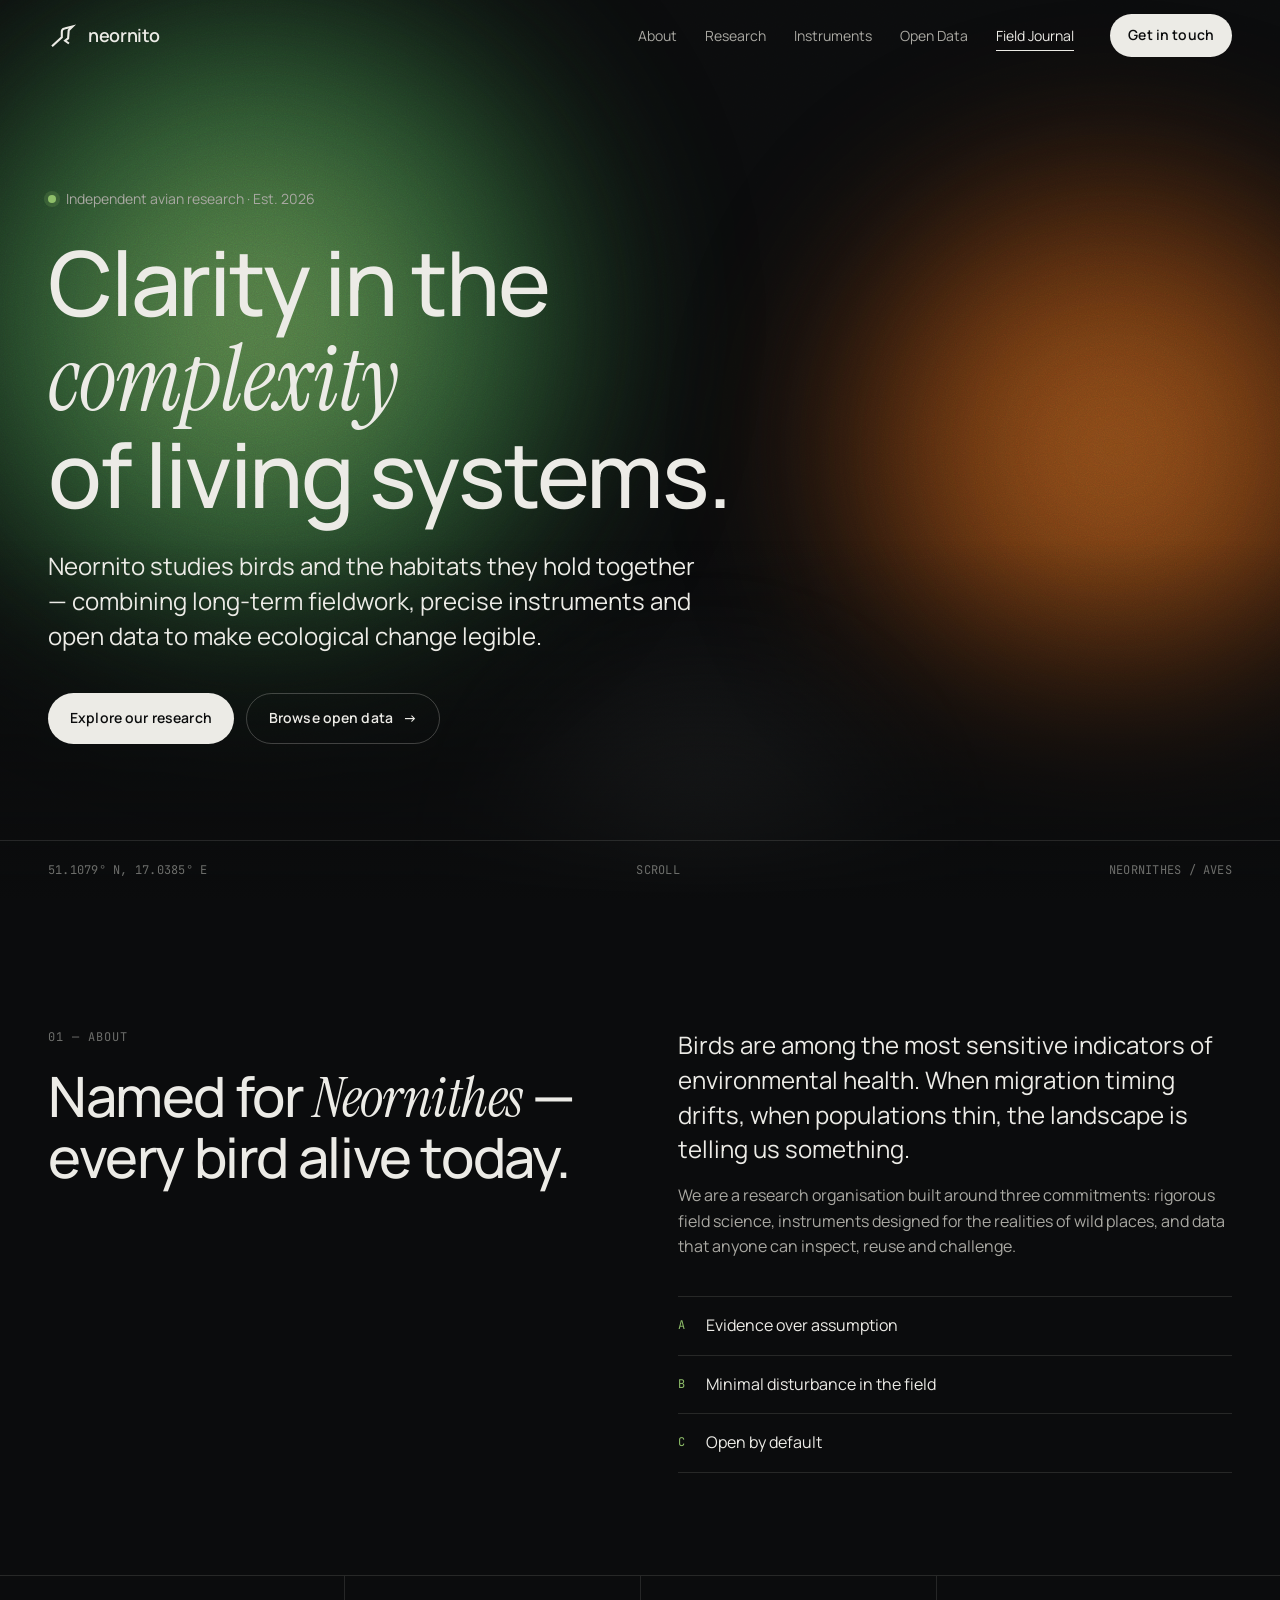
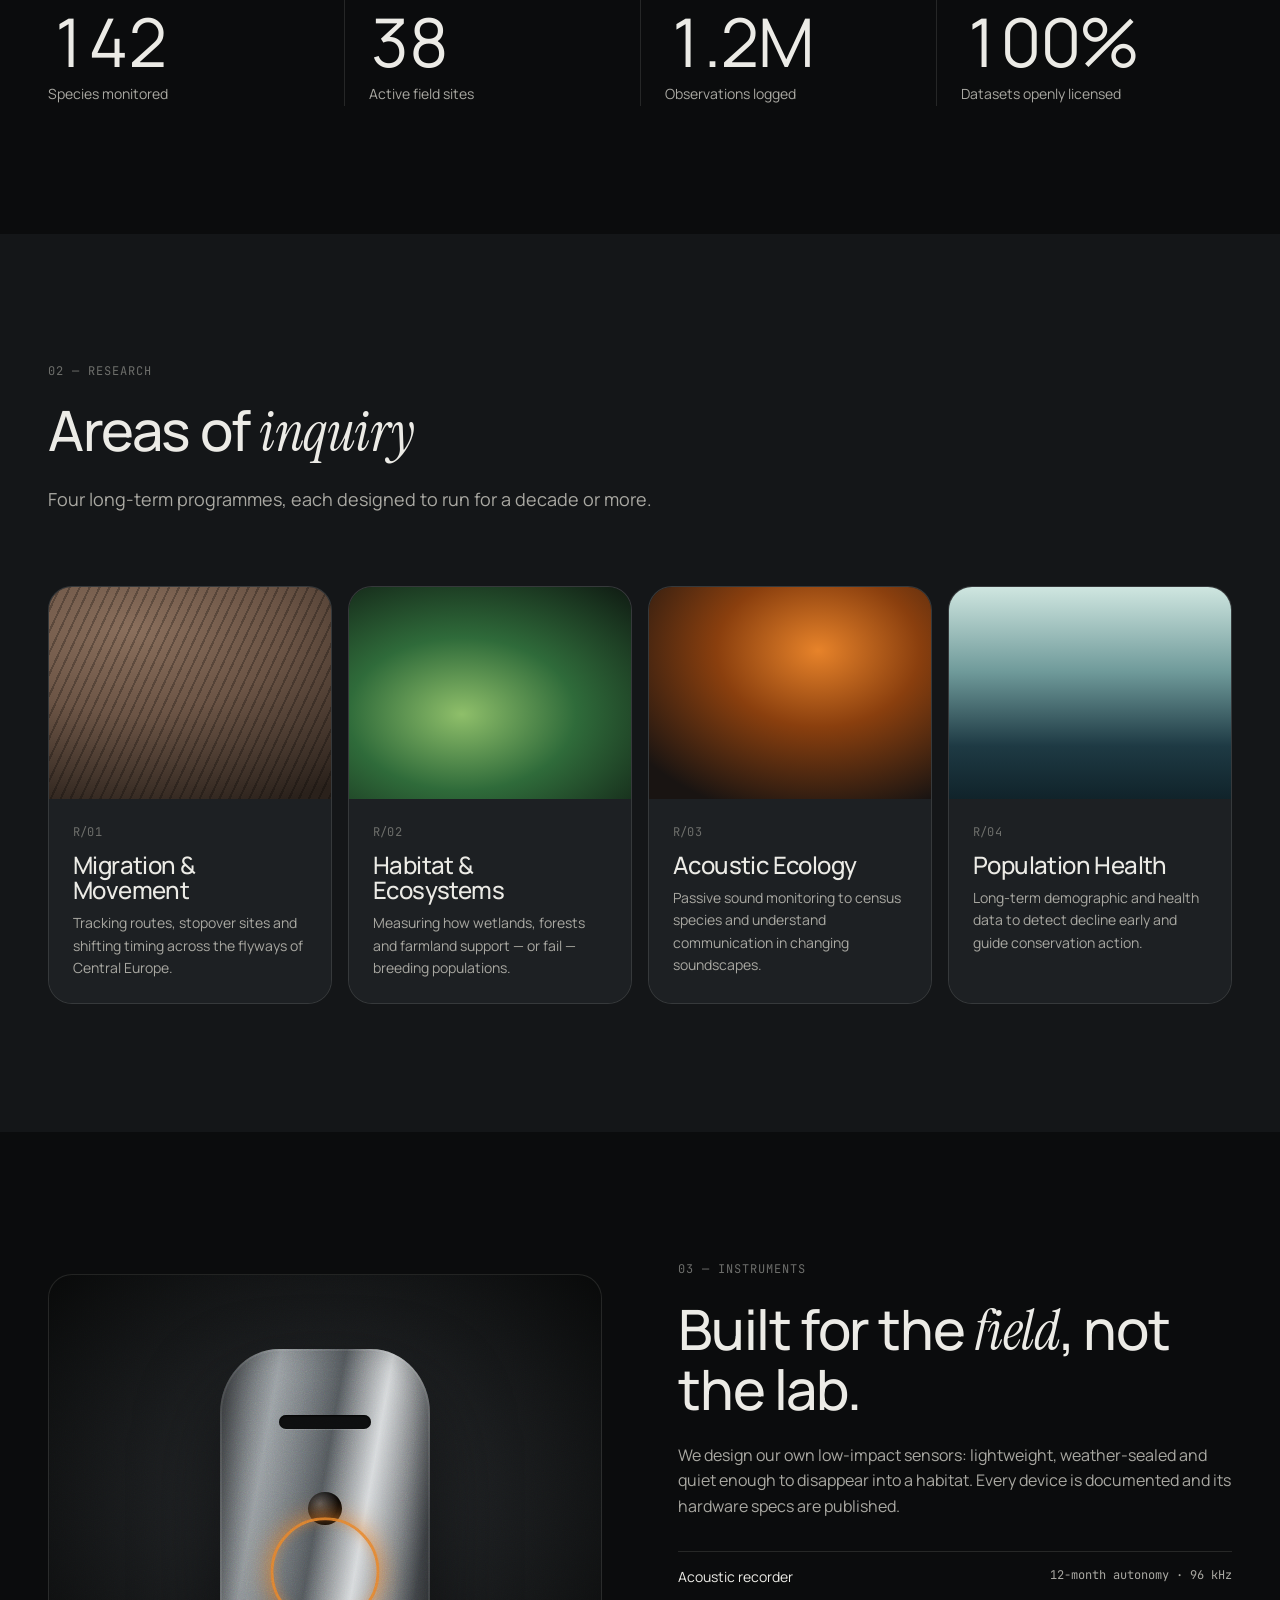
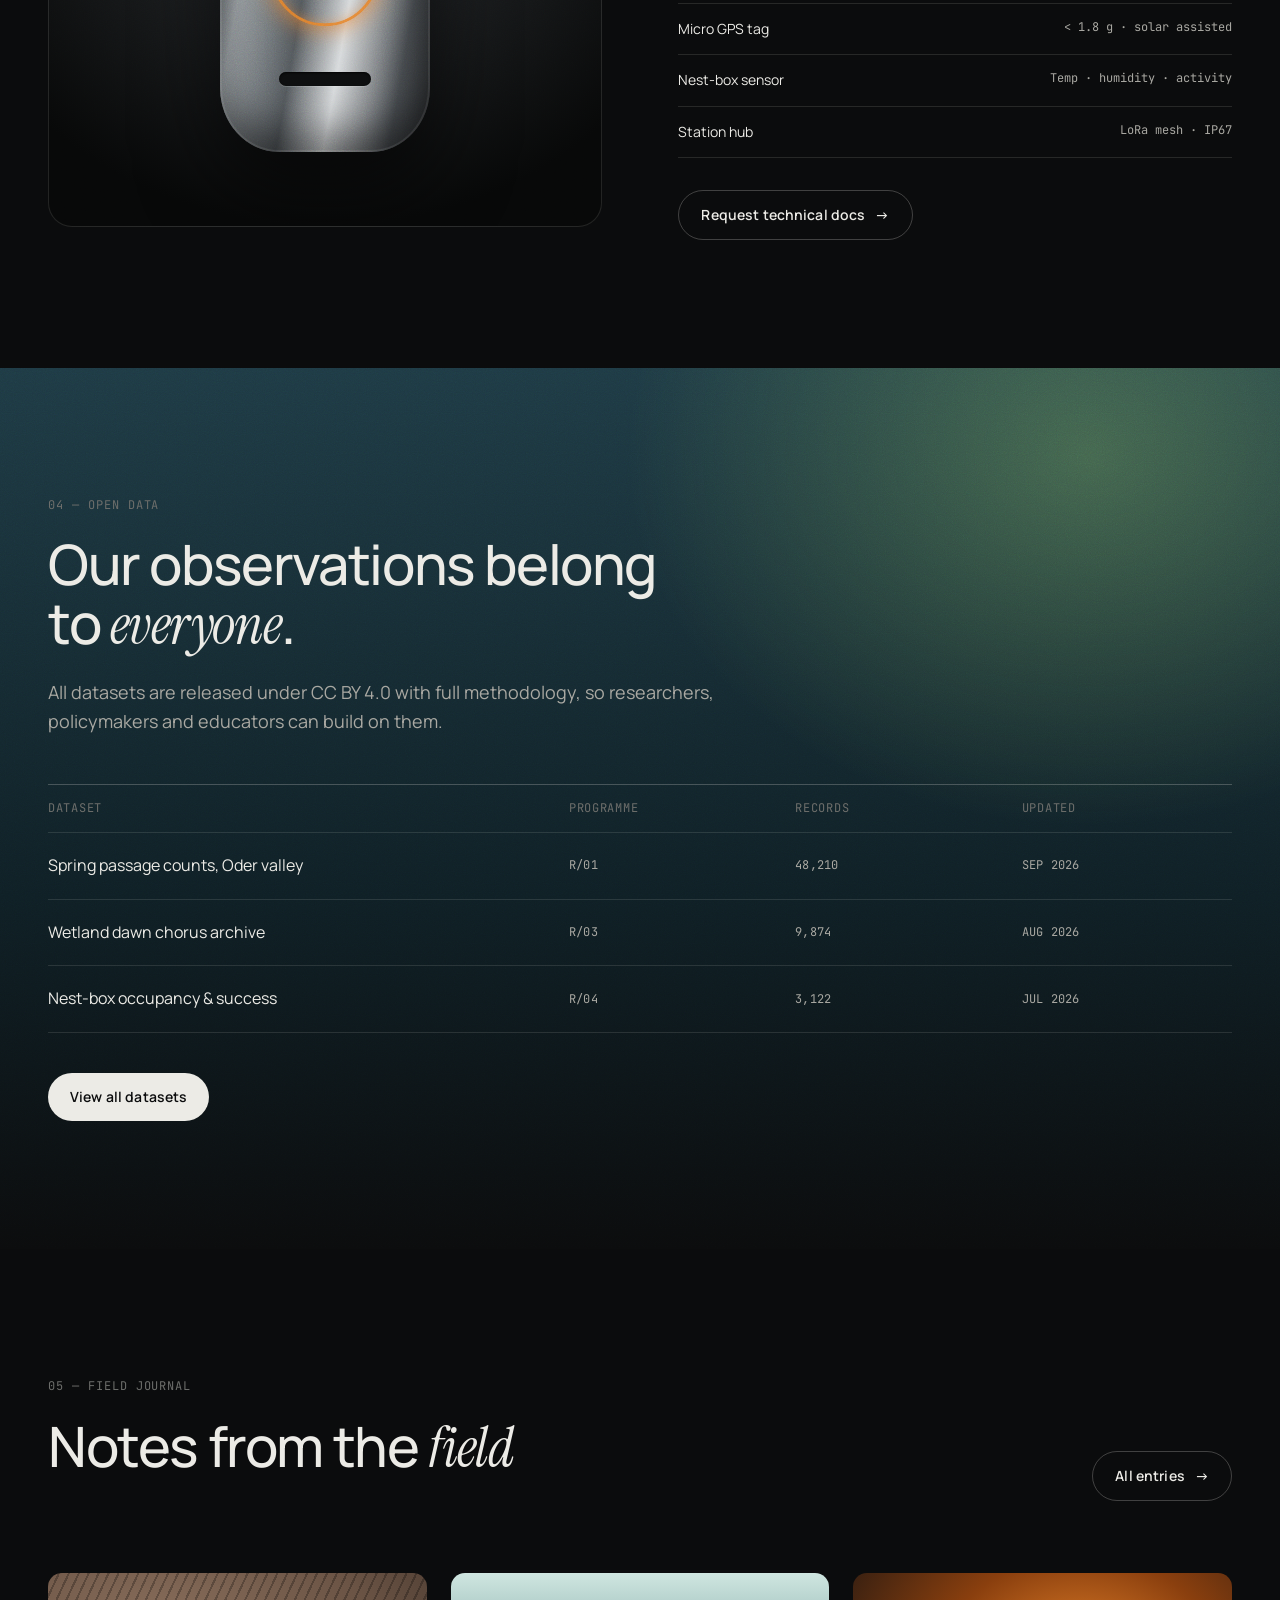
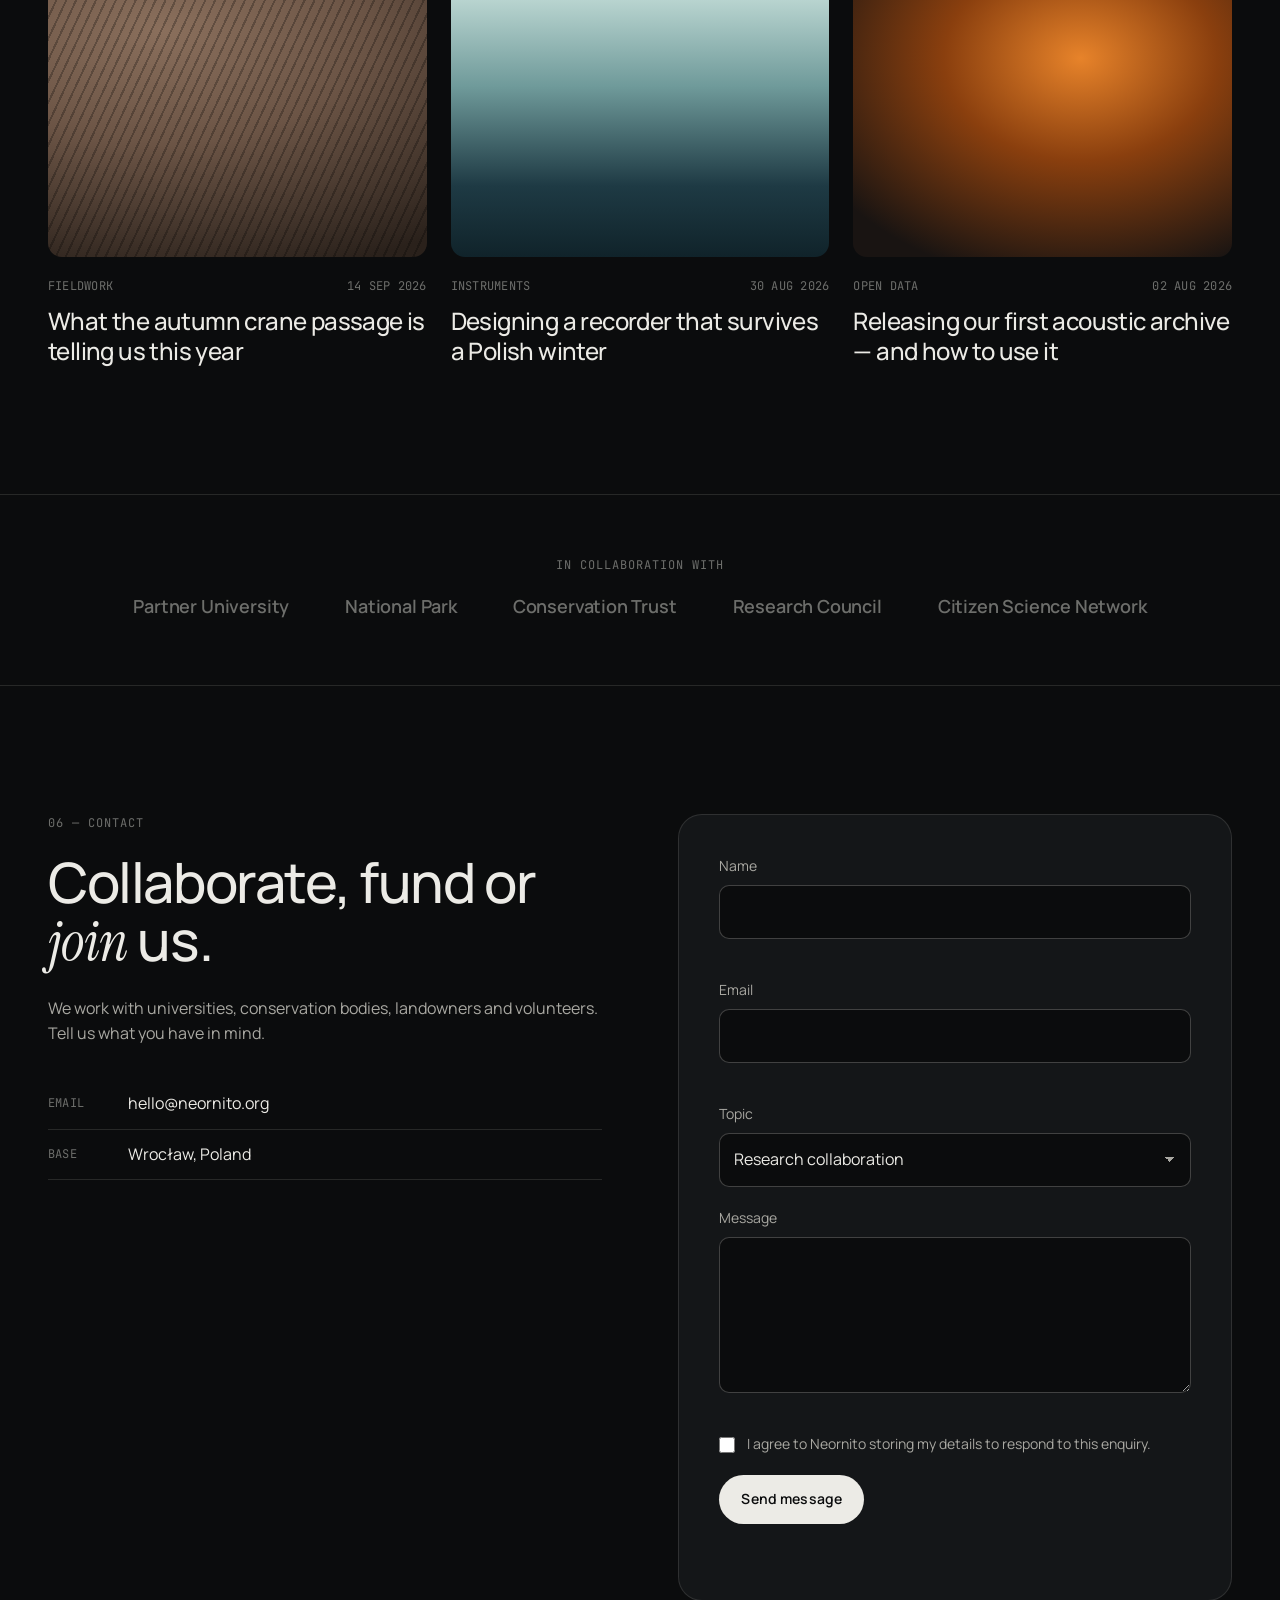
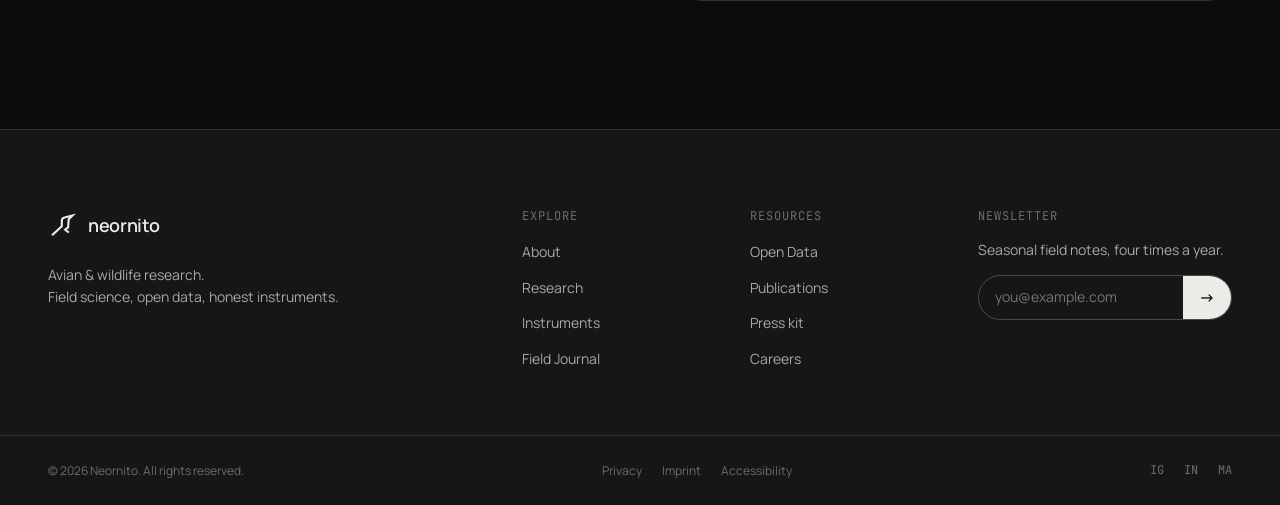
<file: index.html>
<!DOCTYPE html>
<html lang="en">
<head>
  <meta charset="UTF-8">
  <meta name="viewport" content="width=device-width, initial-scale=1">
  <title>Neornito — Avian & Wildlife Research</title>
  <meta name="description" content="Neornito is an independent wildlife research organisation studying birds and their habitats through field science, open data and purpose-built instruments.">
  <meta name="theme-color" content="#0b0c0d">

  <!-- Open Graph / social -->
  <meta property="og:type" content="website">
  <meta property="og:title" content="Neornito — Avian & Wildlife Research">
  <meta property="og:description" content="Field science, open data and instruments for understanding birds and the ecosystems they hold together.">
  <meta property="og:image" content="assets/og-image.jpg">
  <meta name="twitter:card" content="summary_large_image">

  <link rel="icon" type="image/svg+xml" href="assets/favicon.svg">

  <link rel="preconnect" href="https://fonts.googleapis.com">
  <link rel="preconnect" href="https://fonts.gstatic.com" crossorigin>
  <link href="https://fonts.googleapis.com/css2?family=Manrope:wght@300;400;500;600;700&family=Instrument+Serif:ital@0;1&family=JetBrains+Mono:wght@400;500&display=swap" rel="stylesheet">

  <link rel="stylesheet" href="styles.css">
</head>
<body>
  <a class="skip-link" href="#main">Skip to content</a>

  <!-- Reusable logo mark -->
  <svg width="0" height="0" style="position:absolute" aria-hidden="true">
    <symbol id="mark" viewBox="0 0 100 100">
      <path d="M16 82 L46 54 L46 36 Q46 27 55 25 L82 18 L69 31 L67 58 L57 66 L67 73"
            fill="none" stroke="currentColor" stroke-width="7" stroke-linejoin="miter" stroke-linecap="square"/>
    </symbol>
  </svg>

  <!-- ============ HEADER ============ -->
  <header class="site-header" id="top">
    <div class="container header-inner">
      <a href="#top" class="brand" aria-label="Neornito home">
        <svg class="brand-mark" aria-hidden="true"><use href="#mark"/></svg>
        <span class="brand-name">neornito</span>
      </a>

      <nav class="nav" id="nav" aria-label="Primary">
        <ul class="nav-list">
          <li><a href="#about">About</a></li>
          <li><a href="#research">Research</a></li>
          <li><a href="#instruments">Instruments</a></li>
          <li><a href="#data">Open Data</a></li>
          <li><a href="#journal">Field Journal</a></li>
        </ul>
        <a href="#contact" class="btn btn-light nav-cta">Get in touch</a>
      </nav>

      <button class="nav-toggle" aria-controls="nav" aria-expanded="false" aria-label="Open menu">
        <span></span><span></span>
      </button>
    </div>
  </header>

  <main id="main">

    <!-- ============ HERO ============ -->
    <section class="hero" aria-labelledby="hero-title">
      <div class="hero-bg" aria-hidden="true">
        <div class="blob blob-green"></div>
        <div class="blob blob-amber"></div>
        <div class="blob blob-bone"></div>
      </div>
      <div class="grain" aria-hidden="true"></div>

      <div class="container hero-inner">
        <p class="eyebrow reveal"><span class="dot"></span> Independent avian research · Est. 2026</p>
        <h1 id="hero-title" class="hero-title reveal">
          Clarity in the <em>complexity</em><br> of living systems.
        </h1>
        <p class="hero-lead reveal">
          Neornito studies birds and the habitats they hold together — combining long-term
          fieldwork, precise instruments and open data to make ecological change legible.
        </p>
        <div class="hero-actions reveal">
          <a href="#research" class="btn btn-light">Explore our research</a>
          <a href="#data" class="btn btn-ghost">Browse open data <span aria-hidden="true">→</span></a>
        </div>
      </div>

      <div class="container hero-meta" aria-hidden="true">
        <span class="mono">51.1079° N, 17.0385° E</span>
        <span class="mono">Scroll</span>
        <span class="mono">Neornithes / Aves</span>
      </div>
    </section>

    <!-- ============ ABOUT ============ -->
    <section class="section about" id="about" aria-labelledby="about-title">
      <div class="container grid-2">
        <div>
          <p class="section-label reveal">01 — About</p>
          <h2 id="about-title" class="section-title reveal">
            Named for <em>Neornithes</em> — every bird alive today.
          </h2>
        </div>
        <div class="about-body reveal">
          <p>
            Birds are among the most sensitive indicators of environmental health. When
            migration timing drifts, when populations thin, the landscape is telling us something.
          </p>
          <p>
            We are a research organisation built around three commitments: rigorous field
            science, instruments designed for the realities of wild places, and data that
            anyone can inspect, reuse and challenge.
          </p>
          <ul class="values">
            <li><span class="mono">A</span> Evidence over assumption</li>
            <li><span class="mono">B</span> Minimal disturbance in the field</li>
            <li><span class="mono">C</span> Open by default</li>
          </ul>
        </div>
      </div>

      <div class="container stats" role="list">
        <div class="stat reveal" role="listitem">
          <span class="stat-num" data-count="142">142</span>
          <span class="stat-label">Species monitored</span>
        </div>
        <div class="stat reveal" role="listitem">
          <span class="stat-num" data-count="38">38</span>
          <span class="stat-label">Active field sites</span>
        </div>
        <div class="stat reveal" role="listitem">
          <span class="stat-num" data-count="1.2" data-decimals="1" data-suffix="M">1.2M</span>
          <span class="stat-label">Observations logged</span>
        </div>
        <div class="stat reveal" role="listitem">
          <span class="stat-num" data-count="100" data-suffix="%">100%</span>
          <span class="stat-label">Datasets openly licensed</span>
        </div>
      </div>
    </section>

    <!-- ============ RESEARCH ============ -->
    <section class="section research" id="research" aria-labelledby="research-title">
      <div class="container">
        <div class="section-head">
          <p class="section-label reveal">02 — Research</p>
          <h2 id="research-title" class="section-title reveal">Areas of <em>inquiry</em></h2>
          <p class="section-intro reveal">Four long-term programmes, each designed to run for a decade or more.</p>
        </div>

        <div class="cards">
          <article class="card reveal">
            <div class="card-media media-feather" aria-hidden="true"></div>
            <div class="card-body">
              <span class="mono card-index">R/01</span>
              <h3>Migration & Movement</h3>
              <p>Tracking routes, stopover sites and shifting timing across the flyways of Central Europe.</p>
            </div>
          </article>
          <article class="card reveal">
            <div class="card-media media-moss" aria-hidden="true"></div>
            <div class="card-body">
              <span class="mono card-index">R/02</span>
              <h3>Habitat & Ecosystems</h3>
              <p>Measuring how wetlands, forests and farmland support — or fail — breeding populations.</p>
            </div>
          </article>
          <article class="card reveal">
            <div class="card-media media-amber" aria-hidden="true"></div>
            <div class="card-body">
              <span class="mono card-index">R/03</span>
              <h3>Acoustic Ecology</h3>
              <p>Passive sound monitoring to census species and understand communication in changing soundscapes.</p>
            </div>
          </article>
          <article class="card reveal">
            <div class="card-media media-slate" aria-hidden="true"></div>
            <div class="card-body">
              <span class="mono card-index">R/04</span>
              <h3>Population Health</h3>
              <p>Long-term demographic and health data to detect decline early and guide conservation action.</p>
            </div>
          </article>
        </div>
      </div>
    </section>

    <!-- ============ INSTRUMENTS ============ -->
    <section class="section instruments" id="instruments" aria-labelledby="instruments-title">
      <div class="container grid-2 align-center">
        <div class="instrument-visual reveal" aria-hidden="true">
          <div class="device">
            <div class="device-slot"></div>
            <div class="device-lens"></div>
            <div class="device-ring"></div>
            <div class="device-slot"></div>
          </div>
          <div class="grain"></div>
        </div>
        <div>
          <p class="section-label reveal">03 — Instruments</p>
          <h2 id="instruments-title" class="section-title reveal">Built for the <em>field</em>, not the lab.</h2>
          <p class="reveal">
            We design our own low-impact sensors: lightweight, weather-sealed and quiet enough
            to disappear into a habitat. Every device is documented and its hardware specs are published.
          </p>
          <dl class="spec-list reveal">
            <div><dt>Acoustic recorder</dt><dd>12-month autonomy · 96 kHz</dd></div>
            <div><dt>Micro GPS tag</dt><dd>&lt; 1.8 g · solar assisted</dd></div>
            <div><dt>Nest-box sensor</dt><dd>Temp · humidity · activity</dd></div>
            <div><dt>Station hub</dt><dd>LoRa mesh · IP67</dd></div>
          </dl>
          <a href="#contact" class="btn btn-ghost reveal">Request technical docs <span aria-hidden="true">→</span></a>
        </div>
      </div>
    </section>

    <!-- ============ OPEN DATA ============ -->
    <section class="section data" id="data" aria-labelledby="data-title">
      <div class="data-bg" aria-hidden="true"></div>
      <div class="grain" aria-hidden="true"></div>
      <div class="container data-inner">
        <p class="section-label reveal">04 — Open Data</p>
        <h2 id="data-title" class="section-title reveal">Our observations belong to <em>everyone</em>.</h2>
        <p class="section-intro reveal">
          All datasets are released under CC BY 4.0 with full methodology, so researchers,
          policymakers and educators can build on them.
        </p>

        <div class="dataset-table reveal" role="table" aria-label="Recent datasets">
          <div class="row row-head" role="row">
            <span role="columnheader">Dataset</span>
            <span role="columnheader">Programme</span>
            <span role="columnheader">Records</span>
            <span role="columnheader">Updated</span>
          </div>
          <a class="row" role="row" href="#">
            <span role="cell">Spring passage counts, Oder valley</span>
            <span role="cell" class="mono">R/01</span>
            <span role="cell" class="mono">48,210</span>
            <span role="cell" class="mono">Sep 2026</span>
          </a>
          <a class="row" role="row" href="#">
            <span role="cell">Wetland dawn chorus archive</span>
            <span role="cell" class="mono">R/03</span>
            <span role="cell" class="mono">9,874</span>
            <span role="cell" class="mono">Aug 2026</span>
          </a>
          <a class="row" role="row" href="#">
            <span role="cell">Nest-box occupancy & success</span>
            <span role="cell" class="mono">R/04</span>
            <span role="cell" class="mono">3,122</span>
            <span role="cell" class="mono">Jul 2026</span>
          </a>
        </div>
        <a href="#" class="btn btn-light reveal">View all datasets</a>
      </div>
    </section>

    <!-- ============ JOURNAL ============ -->
    <section class="section journal" id="journal" aria-labelledby="journal-title">
      <div class="container">
        <div class="section-head section-head-row">
          <div>
            <p class="section-label reveal">05 — Field Journal</p>
            <h2 id="journal-title" class="section-title reveal">Notes from the <em>field</em></h2>
          </div>
          <a href="#" class="btn btn-ghost reveal">All entries <span aria-hidden="true">→</span></a>
        </div>

        <div class="posts">
          <article class="post reveal">
            <div class="post-media media-feather" aria-hidden="true"></div>
            <div class="post-meta mono"><span>Fieldwork</span><time datetime="2026-09-14">14 Sep 2026</time></div>
            <h3><a href="#">What the autumn crane passage is telling us this year</a></h3>
          </article>
          <article class="post reveal">
            <div class="post-media media-slate" aria-hidden="true"></div>
            <div class="post-meta mono"><span>Instruments</span><time datetime="2026-08-30">30 Aug 2026</time></div>
            <h3><a href="#">Designing a recorder that survives a Polish winter</a></h3>
          </article>
          <article class="post reveal">
            <div class="post-media media-amber" aria-hidden="true"></div>
            <div class="post-meta mono"><span>Open Data</span><time datetime="2026-08-02">02 Aug 2026</time></div>
            <h3><a href="#">Releasing our first acoustic archive — and how to use it</a></h3>
          </article>
        </div>
      </div>
    </section>

    <!-- ============ PARTNERS ============ -->
    <section class="section partners" aria-labelledby="partners-title">
      <div class="container">
        <h2 id="partners-title" class="section-label center">In collaboration with</h2>
        <ul class="partner-list">
          <li>Partner University</li>
          <li>National Park</li>
          <li>Conservation Trust</li>
          <li>Research Council</li>
          <li>Citizen Science Network</li>
        </ul>
      </div>
    </section>

    <!-- ============ CONTACT ============ -->
    <section class="section contact" id="contact" aria-labelledby="contact-title">
      <div class="container grid-2">
        <div>
          <p class="section-label reveal">06 — Contact</p>
          <h2 id="contact-title" class="section-title reveal">Collaborate, fund or <em>join</em> us.</h2>
          <p class="reveal">
            We work with universities, conservation bodies, landowners and volunteers.
            Tell us what you have in mind.
          </p>
          <ul class="contact-details reveal">
            <li><span class="mono">Email</span><a href="mailto:hello@neornito.org">hello@neornito.org</a></li>
            <li><span class="mono">Base</span>Wrocław, Poland</li>
          </ul>
        </div>

        <form class="form reveal" id="contact-form" novalidate>
          <div class="field">
            <label for="name">Name</label>
            <input id="name" name="name" type="text" autocomplete="name" required>
            <span class="error" aria-live="polite"></span>
          </div>
          <div class="field">
            <label for="email">Email</label>
            <input id="email" name="email" type="email" autocomplete="email" required>
            <span class="error" aria-live="polite"></span>
          </div>
          <div class="field">
            <label for="topic">Topic</label>
            <select id="topic" name="topic">
              <option>Research collaboration</option>
              <option>Funding & partnerships</option>
              <option>Data access</option>
              <option>Volunteering</option>
              <option>Press</option>
            </select>
          </div>
          <div class="field">
            <label for="message">Message</label>
            <textarea id="message" name="message" rows="5" required></textarea>
            <span class="error" aria-live="polite"></span>
          </div>
          <label class="check">
            <input type="checkbox" name="consent" required>
            <span>I agree to Neornito storing my details to respond to this enquiry.</span>
          </label>
          <button type="submit" class="btn btn-light">Send message</button>
          <p class="form-status" role="status" aria-live="polite"></p>
        </form>
      </div>
    </section>

  </main>

  <!-- ============ FOOTER ============ -->
  <footer class="site-footer">
    <div class="container footer-top">
      <div class="footer-brand">
        <a href="#top" class="brand" aria-label="Back to top">
          <svg class="brand-mark" aria-hidden="true"><use href="#mark"/></svg>
          <span class="brand-name">neornito</span>
        </a>
        <p>Avian & wildlife research.<br>Field science, open data, honest instruments.</p>
      </div>

      <div class="footer-cols">
        <div>
          <h4>Explore</h4>
          <ul>
            <li><a href="#about">About</a></li>
            <li><a href="#research">Research</a></li>
            <li><a href="#instruments">Instruments</a></li>
            <li><a href="#journal">Field Journal</a></li>
          </ul>
        </div>
        <div>
          <h4>Resources</h4>
          <ul>
            <li><a href="#data">Open Data</a></li>
            <li><a href="#">Publications</a></li>
            <li><a href="#">Press kit</a></li>
            <li><a href="#">Careers</a></li>
          </ul>
        </div>
        <div>
          <h4>Newsletter</h4>
          <p class="small">Seasonal field notes, four times a year.</p>
          <form class="newsletter" id="newsletter-form" novalidate>
            <label for="nl-email" class="visually-hidden">Email address</label>
            <input id="nl-email" type="email" placeholder="you@example.com" required>
            <button type="submit" aria-label="Subscribe">→</button>
          </form>
          <p class="newsletter-status small" role="status" aria-live="polite"></p>
        </div>
      </div>
    </div>

    <div class="container footer-bottom">
      <span>© <span id="year">2026</span> Neornito. All rights reserved.</span>
      <ul class="legal">
        <li><a href="#">Privacy</a></li>
        <li><a href="#">Imprint</a></li>
        <li><a href="#">Accessibility</a></li>
      </ul>
      <ul class="social">
        <li><a href="#" aria-label="Instagram">IG</a></li>
        <li><a href="#" aria-label="LinkedIn">IN</a></li>
        <li><a href="#" aria-label="Mastodon">MA</a></li>
      </ul>
    </div>
  </footer>

  <script src="main.js" defer></script>
</body>
</html>
</file>
<file: styles.css>
/* =========================================================
   NEORNITO — Base stylesheet
   1. Tokens   2. Reset   3. Base   4. Layout   5. Components
   6. Sections 7. Motion  8. Responsive
   ========================================================= */

/* ---------- 1. Design tokens ---------- */
:root {
  /* Palette — drawn from moodboard: ink black, bone, moss, amber, plumage, slate */
  --ink:        #0b0c0d;
  --ink-2:      #141618;
  --ink-3:      #1d2023;
  --bone:       #ecebe6;
  --bone-dim:   #a9a8a2;
  --mute:       #6d6e6b;
  --line:       rgba(236, 235, 230, 0.12);
  --line-strong:rgba(236, 235, 230, 0.24);

  --moss:       #8fbf6a;
  --moss-deep:  #2f6b3a;
  --amber:      #e7832a;
  --amber-deep: #8a3f0e;
  --plume:      #6b5445;
  --slate:      #1e3a44;
  --mist:       #cfe6e0;

  /* Typography */
  --font-sans:  "Manrope", system-ui, -apple-system, "Segoe UI", sans-serif;
  --font-serif: "Instrument Serif", Georgia, serif;
  --font-mono:  "JetBrains Mono", ui-monospace, monospace;

  --fs-xs:   0.75rem;
  --fs-sm:   0.875rem;
  --fs-base: 1rem;
  --fs-lg:   1.125rem;
  --fs-xl:   clamp(1.25rem, 1.1rem + 0.6vw, 1.5rem);
  --fs-h2:   clamp(2rem, 1.4rem + 2.6vw, 3.5rem);
  --fs-h1:   clamp(2.75rem, 1.6rem + 5vw, 6.25rem);

  /* Spacing & shape */
  --gutter:     clamp(16px, 4vw, 48px);
  --section-y:  clamp(80px, 10vw, 160px);
  --radius:     14px;
  --radius-lg:  24px;
  --maxw:       1280px;
  --header-h:   72px;

  --ease: cubic-bezier(0.2, 0.7, 0.1, 1);
}

/* ---------- 2. Reset ---------- */
*, *::before, *::after { box-sizing: border-box; }
* { margin: 0; padding: 0; }
html { -webkit-text-size-adjust: 100%; scroll-behavior: smooth; scroll-padding-top: var(--header-h); }
img, svg, video { display: block; max-width: 100%; }
input, button, textarea, select { font: inherit; color: inherit; }
button { cursor: pointer; background: none; border: 0; }
ul, ol { list-style: none; }
a { color: inherit; text-decoration: none; }

/* ---------- 3. Base ---------- */
body {
  background: var(--ink);
  color: var(--bone);
  font-family: var(--font-sans);
  font-size: var(--fs-base);
  line-height: 1.6;
  -webkit-font-smoothing: antialiased;
  overflow-x: hidden;
}
body.nav-open { overflow: hidden; }

h1, h2, h3, h4 { font-weight: 500; line-height: 1.05; letter-spacing: -0.025em; }
em { font-family: var(--font-serif); font-style: italic; font-weight: 400; letter-spacing: -0.01em; }
p  { color: var(--bone-dim); max-width: 62ch; }
p + p { margin-top: 1em; }

.mono { font-family: var(--font-mono); font-size: var(--fs-xs); letter-spacing: 0.02em; text-transform: uppercase; }
.small { font-size: var(--fs-sm); }

::selection { background: var(--moss); color: var(--ink); }

:focus-visible { outline: 2px solid var(--moss); outline-offset: 3px; border-radius: 4px; }

.skip-link {
  position: absolute; left: 16px; top: -60px; z-index: 200;
  background: var(--bone); color: var(--ink); padding: 10px 16px; border-radius: 8px;
}
.skip-link:focus { top: 16px; }

.visually-hidden {
  position: absolute !important; width: 1px; height: 1px; overflow: hidden;
  clip: rect(0 0 0 0); white-space: nowrap;
}

/* ---------- 4. Layout ---------- */
.container { width: 100%; max-width: var(--maxw); margin-inline: auto; padding-inline: var(--gutter); }
.section   { position: relative; padding-block: var(--section-y); }
.grid-2    { display: grid; grid-template-columns: 1fr 1fr; gap: clamp(32px, 6vw, 96px); }
.align-center { align-items: center; }

/* ---------- 5. Components ---------- */

/* Brand */
.brand { display: inline-flex; align-items: center; gap: 10px; }
.brand-mark { width: 30px; height: 30px; color: var(--bone); }
.brand-name { font-weight: 600; font-size: 1.125rem; letter-spacing: -0.02em; }

/* Buttons */
.btn {
  display: inline-flex; align-items: center; gap: 10px;
  padding: 13px 22px; border-radius: 999px;
  font-size: var(--fs-sm); font-weight: 600; letter-spacing: 0.01em;
  transition: background .3s var(--ease), color .3s var(--ease), border-color .3s var(--ease), transform .3s var(--ease);
  white-space: nowrap;
}
.btn-light { background: var(--bone); color: var(--ink); }
.btn-light:hover { background: #fff; transform: translateY(-1px); }
.btn-ghost { border: 1px solid var(--line-strong); color: var(--bone); }
.btn-ghost:hover { border-color: var(--bone); background: rgba(236,235,230,.06); }
.btn-ghost span { transition: transform .3s var(--ease); }
.btn-ghost:hover span { transform: translateX(4px); }

/* Labels & headings */
.eyebrow { display: inline-flex; align-items: center; gap: 10px; font-size: var(--fs-sm); color: var(--bone-dim); }
.dot { width: 8px; height: 8px; border-radius: 50%; background: var(--moss); box-shadow: 0 0 0 4px rgba(143,191,106,.18); animation: pulse 2.6s infinite; }

.section-label {
  font-family: var(--font-mono); font-size: var(--fs-xs); text-transform: uppercase;
  letter-spacing: 0.08em; color: var(--mute); margin-bottom: 20px; font-weight: 400;
}
.section-label.center { text-align: center; }
.section-title { font-size: var(--fs-h2); margin-bottom: 24px; max-width: 18ch; }
.section-intro { font-size: var(--fs-lg); }
.section-head { margin-bottom: clamp(40px, 6vw, 72px); }
.section-head-row { display: flex; justify-content: space-between; align-items: end; gap: 24px; flex-wrap: wrap; }

/* Film grain (moodboard texture) */
.grain {
  position: absolute; inset: 0; pointer-events: none; z-index: 1;
  opacity: .22; mix-blend-mode: overlay;
  background-image: url("data:image/svg+xml,%3Csvg xmlns='http://www.w3.org/2000/svg' width='220' height='220'%3E%3Cfilter id='n'%3E%3CfeTurbulence type='fractalNoise' baseFrequency='.9' numOctaves='3' stitchTiles='stitch'/%3E%3C/filter%3E%3Crect width='100%25' height='100%25' filter='url(%23n)'/%3E%3C/svg%3E");
}

/* Placeholder media — replace with field photography */
.media-feather { background:
  repeating-linear-gradient(115deg, rgba(0,0,0,.25) 0 2px, transparent 2px 9px),
  radial-gradient(120% 90% at 30% 20%, #8a6f5c, var(--plume) 45%, #2a211b); }
.media-moss { background: radial-gradient(90% 80% at 40% 60%, var(--moss), var(--moss-deep) 45%, #0f1a12); }
.media-amber { background: radial-gradient(80% 80% at 60% 30%, var(--amber), var(--amber-deep) 45%, #191412); }
.media-slate { background: linear-gradient(180deg, var(--mist) 0%, #6f9a9a 40%, var(--slate) 75%, #10232a); }

/* ---------- 6. Sections ---------- */

/* Header */
.site-header {
  position: fixed; inset: 0 0 auto 0; z-index: 100; height: var(--header-h);
  transition: background .4s var(--ease), border-color .4s var(--ease), transform .4s var(--ease);
  border-bottom: 1px solid transparent;
}
.site-header.is-scrolled {
  background: rgba(11,12,13,.72); backdrop-filter: blur(14px) saturate(140%);
  -webkit-backdrop-filter: blur(14px) saturate(140%); border-color: var(--line);
}
.site-header.is-hidden { transform: translateY(-100%); }
.header-inner { height: 100%; display: flex; align-items: center; justify-content: space-between; }

.nav { display: flex; align-items: center; gap: 36px; }
.nav-list { display: flex; gap: 28px; }
.nav-list a { font-size: var(--fs-sm); color: var(--bone-dim); position: relative; transition: color .25s; }
.nav-list a::after {
  content: ""; position: absolute; left: 0; bottom: -6px; height: 1px; width: 100%;
  background: var(--bone); transform: scaleX(0); transform-origin: left; transition: transform .35s var(--ease);
}
.nav-list a:hover, .nav-list a.is-active { color: var(--bone); }
.nav-list a:hover::after, .nav-list a.is-active::after { transform: scaleX(1); }
.nav-cta { padding: 10px 18px; }

.nav-toggle { display: none; width: 44px; height: 44px; position: relative; z-index: 110; }
.nav-toggle span { position: absolute; left: 11px; right: 11px; height: 1.5px; background: var(--bone); transition: transform .35s var(--ease), top .35s var(--ease); }
.nav-toggle span:first-child { top: 17px; }
.nav-toggle span:last-child  { top: 26px; }
.nav-toggle[aria-expanded="true"] span:first-child { top: 21px; transform: rotate(45deg); }
.nav-toggle[aria-expanded="true"] span:last-child  { top: 21px; transform: rotate(-45deg); }

/* Hero */
.hero {
  position: relative; min-height: 100svh; display: flex; flex-direction: column;
  justify-content: flex-end; overflow: hidden; padding-top: var(--header-h);
}
.hero-bg { position: absolute; inset: 0; }
.blob { position: absolute; border-radius: 50%; filter: blur(80px); will-change: transform; }
.blob-green { width: 60vw; height: 60vw; left: -10vw; top: -5vw; background: radial-gradient(circle, var(--moss) 0%, var(--moss-deep) 45%, transparent 70%); opacity: .75; animation: drift 22s ease-in-out infinite alternate; }
.blob-amber { width: 50vw; height: 50vw; right: -12vw; top: 10vw; background: radial-gradient(circle, var(--amber) 0%, var(--amber-deep) 45%, transparent 70%); opacity: .7; animation: drift 26s ease-in-out infinite alternate-reverse; }
.blob-bone  { width: 34vw; height: 34vw; left: 38%; bottom: -14vw; background: radial-gradient(circle, #cfd2d0 0%, transparent 65%); opacity: .28; animation: drift 30s ease-in-out infinite alternate; }
.hero::after { /* fade into page */
  content: ""; position: absolute; inset: auto 0 0 0; height: 40%; z-index: 1;
  background: linear-gradient(to bottom, transparent, var(--ink));
}
.hero-inner { position: relative; z-index: 2; padding-bottom: clamp(48px, 8vw, 96px); }
.hero-title { font-size: var(--fs-h1); margin: 24px 0 28px; max-width: 14ch; font-weight: 500; }
.hero-lead  { font-size: var(--fs-xl); color: var(--bone); opacity: .8; max-width: 44ch; line-height: 1.45; }
.hero-actions { display: flex; gap: 12px; margin-top: 40px; flex-wrap: wrap; }
.hero-meta {
  position: relative; z-index: 2; display: flex; justify-content: space-between;
  padding-block: 20px; border-top: 1px solid var(--line); color: var(--mute);
}

/* About */
.about-body p:first-child { color: var(--bone); font-size: var(--fs-xl); line-height: 1.45; }
.values { margin-top: 36px; border-top: 1px solid var(--line); }
.values li { display: flex; gap: 20px; align-items: center; padding: 16px 0; border-bottom: 1px solid var(--line); }
.values .mono { color: var(--moss); }

.stats { display: grid; grid-template-columns: repeat(4, 1fr); margin-top: clamp(64px, 8vw, 120px); border-top: 1px solid var(--line); }
.stat { padding: 32px 24px 0 0; display: flex; flex-direction: column; gap: 8px; }
.stat + .stat { padding-left: 24px; border-left: 1px solid var(--line); }
.stat-num { font-size: clamp(2.5rem, 1.8rem + 3vw, 4.5rem); font-weight: 400; letter-spacing: -0.04em; line-height: 1; font-variant-numeric: tabular-nums; }
.stat-label { font-size: var(--fs-sm); color: var(--bone-dim); }

/* Research cards */
.research { background: var(--ink-2); }
.cards { display: grid; grid-template-columns: repeat(4, 1fr); gap: 16px; }
.card {
  background: var(--ink-3); border: 1px solid var(--line); border-radius: var(--radius-lg);
  overflow: hidden; display: flex; flex-direction: column;
  transition: transform .5s var(--ease), border-color .5s var(--ease);
}
.card:hover { transform: translateY(-6px); border-color: var(--line-strong); }
.card-media { aspect-ratio: 4 / 3; transition: transform .8s var(--ease); }
.card:hover .card-media { transform: scale(1.05); }
.card-body { padding: 24px; display: flex; flex-direction: column; gap: 10px; flex: 1; position: relative; background: var(--ink-3); }
.card-index { color: var(--mute); }
.card h3 { font-size: var(--fs-xl); }
.card p { font-size: var(--fs-sm); }

/* Instruments */
.instrument-visual {
  position: relative; aspect-ratio: 1; border-radius: var(--radius-lg); overflow: hidden;
  background: radial-gradient(70% 60% at 50% 40%, #2a2d30, #070808);
  display: grid; place-items: center; border: 1px solid var(--line);
}
.device {
  width: 38%; aspect-ratio: 0.52; border-radius: 28% / 16%; position: relative;
  background: linear-gradient(100deg, #3a3d40 0%, #9aa0a4 22%, #53585c 45%, #d7dadc 62%, #474b4f 85%, #2a2c2e 100%);
  box-shadow: inset 0 0 0 2px rgba(255,255,255,.08), inset 0 -20px 40px rgba(0,0,0,.5), 0 40px 80px rgba(0,0,0,.6);
  display: flex; flex-direction: column; align-items: center; justify-content: space-between; padding: 12% 0;
  animation: float 7s ease-in-out infinite;
}
.device-slot { width: 44%; height: 5%; border-radius: 99px; background: #0d0e0f; box-shadow: inset 0 1px 2px rgba(0,0,0,.8), 0 1px 0 rgba(255,255,255,.15); }
.device-lens { width: 16%; aspect-ratio: 1; border-radius: 50%; background: radial-gradient(circle at 35% 35%, #555, #050505 60%); margin-top: -40%; }
.device-ring { position: absolute; top: 50%; left: 50%; width: 52%; aspect-ratio: 1; transform: translate(-50%, -30%); border-radius: 50%; border: 3px solid var(--amber); box-shadow: 0 0 24px var(--amber), inset 0 0 12px rgba(231,131,42,.5); opacity: .9; }

.spec-list { margin: 32px 0; border-top: 1px solid var(--line); }
.spec-list div { display: flex; justify-content: space-between; gap: 16px; padding: 14px 0; border-bottom: 1px solid var(--line); font-size: var(--fs-sm); }
.spec-list dt { color: var(--bone); }
.spec-list dd { color: var(--bone-dim); font-family: var(--font-mono); font-size: var(--fs-xs); text-align: right; }

/* Open data */
.data { overflow: hidden; }
.data-bg {
  position: absolute; inset: 0;
  background:
    radial-gradient(60% 70% at 85% 10%, rgba(143,191,106,.35), transparent 60%),
    linear-gradient(180deg, var(--slate) 0%, #0f1f25 60%, var(--ink) 100%);
}
.data-inner { position: relative; z-index: 2; }
.dataset-table { margin: 48px 0 40px; border-top: 1px solid var(--line-strong); }
.row { display: grid; grid-template-columns: 2.4fr 1fr 1fr 1fr; gap: 16px; padding: 20px 0; border-bottom: 1px solid var(--line); align-items: center; transition: padding .35s var(--ease), background .35s; }
.row-head { color: var(--mute); font-family: var(--font-mono); font-size: var(--fs-xs); text-transform: uppercase; letter-spacing: .06em; padding-block: 14px; }
a.row:hover { padding-inline: 12px; background: rgba(236,235,230,.04); }
a.row span:first-child { color: var(--bone); }
a.row span { color: var(--bone-dim); }

/* Journal */
.posts { display: grid; grid-template-columns: repeat(3, 1fr); gap: 24px; }
.post-media { aspect-ratio: 4 / 3; border-radius: var(--radius); margin-bottom: 20px; transition: transform .6s var(--ease), filter .6s; }
.post:hover .post-media { transform: scale(0.98); filter: brightness(1.1); }
.post-meta { display: flex; justify-content: space-between; color: var(--mute); margin-bottom: 10px; }
.post h3 { font-size: var(--fs-xl); line-height: 1.25; }
.post h3 a { background: linear-gradient(currentColor, currentColor) 0 100% / 0 1px no-repeat; transition: background-size .4s var(--ease); }
.post:hover h3 a { background-size: 100% 1px; }

/* Partners */
.partners { padding-block: 64px; border-block: 1px solid var(--line); }
.partner-list { display: flex; flex-wrap: wrap; justify-content: center; gap: 16px 56px; margin-top: 12px; }
.partner-list li { color: var(--mute); font-weight: 600; letter-spacing: -0.01em; font-size: var(--fs-lg); transition: color .3s; }
.partner-list li:hover { color: var(--bone); }

/* Contact */
.contact-details { margin-top: 32px; }
.contact-details li { display: flex; gap: 20px; padding: 12px 0; border-bottom: 1px solid var(--line); }
.contact-details .mono { width: 60px; color: var(--mute); padding-top: 3px; }
.contact-details a:hover { color: var(--moss); }

.form { display: flex; flex-direction: column; gap: 20px; background: var(--ink-2); padding: clamp(24px, 4vw, 40px); border-radius: var(--radius-lg); border: 1px solid var(--line); }
.field { display: flex; flex-direction: column; gap: 8px; }
.field label { font-size: var(--fs-sm); color: var(--bone-dim); }
.field input, .field textarea, .field select {
  background: var(--ink); border: 1px solid var(--line-strong); border-radius: 10px;
  padding: 13px 14px; transition: border-color .25s, box-shadow .25s; resize: vertical;
}
.field select { appearance: none; background-image: linear-gradient(45deg, transparent 50%, var(--bone-dim) 50%), linear-gradient(135deg, var(--bone-dim) 50%, transparent 50%); background-position: calc(100% - 20px) 50%, calc(100% - 15px) 50%; background-size: 5px 5px; background-repeat: no-repeat; }
.field input:focus, .field textarea:focus, .field select:focus { outline: none; border-color: var(--moss); box-shadow: 0 0 0 3px rgba(143,191,106,.18); }
.field.has-error input, .field.has-error textarea { border-color: #e2685a; }
.error { font-size: var(--fs-xs); color: #e2685a; min-height: 1em; }
.check { display: flex; gap: 12px; align-items: flex-start; font-size: var(--fs-sm); color: var(--bone-dim); cursor: pointer; }
.check input { margin-top: 4px; accent-color: var(--moss); width: 16px; height: 16px; flex-shrink: 0; }
.form .btn { align-self: flex-start; }
.form-status { font-size: var(--fs-sm); color: var(--moss); min-height: 1.2em; }

/* Footer */
.site-footer { background: var(--ink-2); border-top: 1px solid var(--line); padding-top: 80px; }
.footer-top { display: grid; grid-template-columns: 1.2fr 2fr; gap: 48px; padding-bottom: 64px; }
.footer-brand p { margin-top: 16px; font-size: var(--fs-sm); }
.footer-cols { display: grid; grid-template-columns: repeat(3, 1fr); gap: 32px; }
.footer-cols h4 { font-family: var(--font-mono); font-size: var(--fs-xs); text-transform: uppercase; letter-spacing: .08em; color: var(--mute); font-weight: 400; margin-bottom: 16px; }
.footer-cols li + li { margin-top: 10px; }
.footer-cols a { font-size: var(--fs-sm); color: var(--bone-dim); transition: color .25s; }
.footer-cols a:hover { color: var(--bone); }
.newsletter { display: flex; margin-top: 14px; border: 1px solid var(--line-strong); border-radius: 999px; overflow: hidden; }
.newsletter input { flex: 1; min-width: 0; background: transparent; border: 0; padding: 10px 16px; font-size: var(--fs-sm); }
.newsletter input:focus { outline: none; }
.newsletter:focus-within { border-color: var(--moss); }
.newsletter button { padding: 0 16px; background: var(--bone); color: var(--ink); font-weight: 600; }
.newsletter-status { margin-top: 8px; color: var(--moss); }
.footer-bottom { display: flex; justify-content: space-between; align-items: center; gap: 16px; flex-wrap: wrap; padding-block: 24px; border-top: 1px solid var(--line); font-size: var(--fs-xs); color: var(--mute); }
.legal, .social { display: flex; gap: 20px; }
.legal a:hover, .social a:hover { color: var(--bone); }
.social a { font-family: var(--font-mono); }

/* ---------- 7. Motion ---------- */
.reveal { opacity: 0; transform: translateY(24px); transition: opacity .9s var(--ease), transform .9s var(--ease); transition-delay: var(--delay, 0s); }
.reveal.is-visible { opacity: 1; transform: none; }
.no-js .reveal { opacity: 1; transform: none; }

@keyframes drift {
  0%   { transform: translate(0, 0) scale(1); }
  50%  { transform: translate(4vw, 3vw) scale(1.08); }
  100% { transform: translate(-3vw, 5vw) scale(0.96); }
}
@keyframes float { 0%, 100% { transform: translateY(0) rotate(-2deg); } 50% { transform: translateY(-12px) rotate(1deg); } }
@keyframes pulse { 0%, 100% { box-shadow: 0 0 0 4px rgba(143,191,106,.18); } 50% { box-shadow: 0 0 0 8px rgba(143,191,106,0); } }

@media (prefers-reduced-motion: reduce) {
  html { scroll-behavior: auto; }
  *, *::before, *::after { animation: none !important; transition-duration: .01ms !important; }
  .reveal { opacity: 1; transform: none; }
}

/* ---------- 8. Responsive ---------- */
@media (max-width: 1080px) {
  .cards { grid-template-columns: repeat(2, 1fr); }
  .footer-top { grid-template-columns: 1fr; }
}

@media (max-width: 880px) {
  .nav-toggle { display: block; }
  .nav {
    position: fixed; inset: 0; z-index: 105; flex-direction: column; justify-content: center; align-items: flex-start;
    gap: 40px; padding: var(--header-h) var(--gutter) 40px; background: var(--ink);
    opacity: 0; visibility: hidden; transition: opacity .4s var(--ease), visibility .4s;
  }
  .nav.is-open { opacity: 1; visibility: visible; }
  .nav-list { flex-direction: column; gap: 8px; }
  .nav-list a { font-size: 2rem; color: var(--bone); letter-spacing: -0.02em; }
  .nav-list a::after { display: none; }

  .grid-2 { grid-template-columns: 1fr; }
  .stats { grid-template-columns: repeat(2, 1fr); }
  .stat:nth-child(3) { border-left: 0; padding-left: 0; }
  .stat:nth-child(n+3) { border-top: 1px solid var(--line); margin-top: 32px; }
  .posts { grid-template-columns: 1fr; gap: 40px; }
  .hero-meta span:nth-child(2) { display: none; }
}

@media (max-width: 600px) {
  .cards { grid-template-columns: 1fr; }
  .row { grid-template-columns: 1fr auto; row-gap: 4px; }
  .row > span:nth-child(2) { display: none; }
  .row > span:nth-child(4) { grid-column: 1 / -1; order: 3; font-size: 11px; }
  .row-head > span:nth-child(4) { display: none; }
  .footer-cols { grid-template-columns: 1fr 1fr; }
  .footer-cols > div:last-child { grid-column: 1 / -1; }
  .hero-actions .btn { flex: 1; justify-content: center; }
}
</file>
